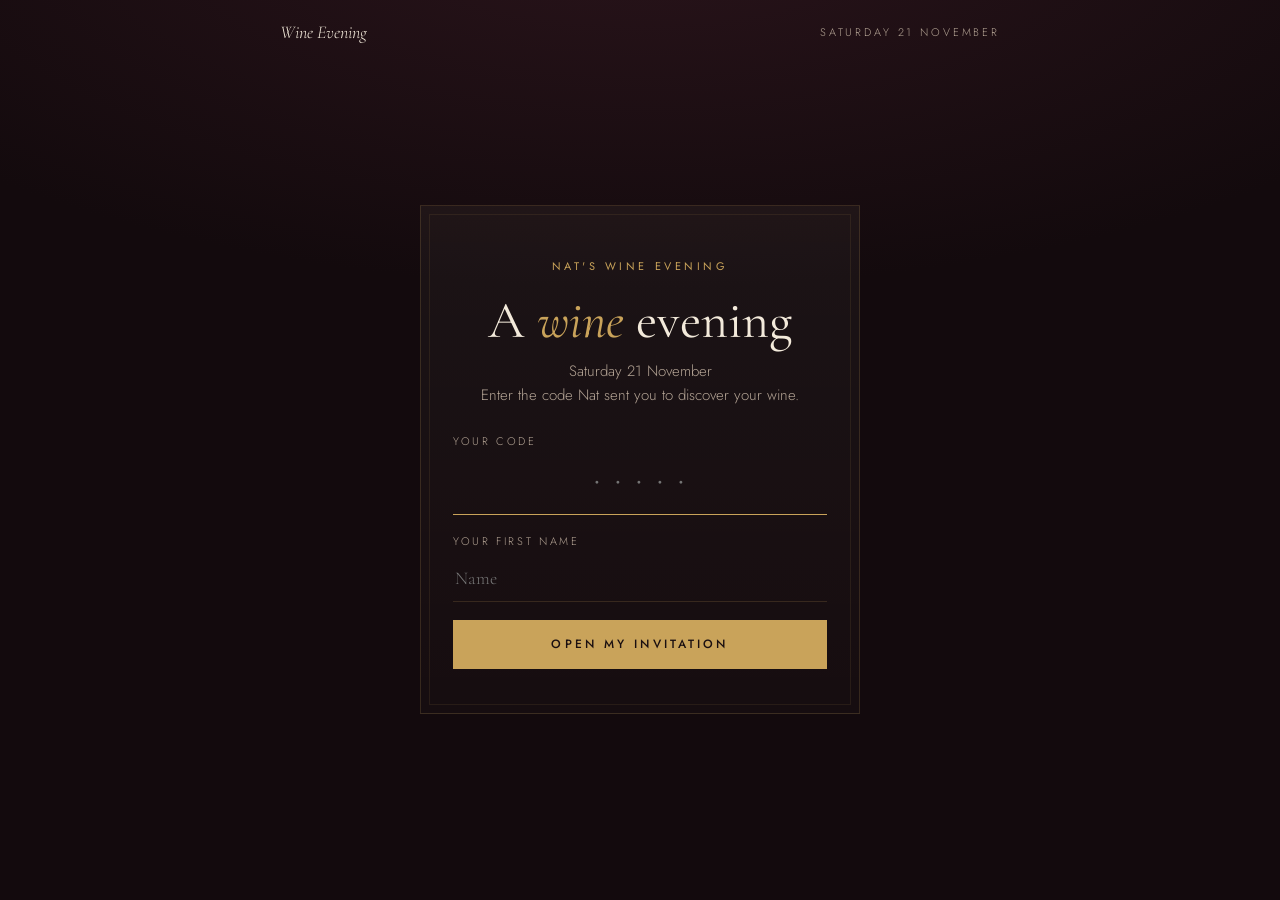
<file: index.html>
<!doctype html>
<html lang="en-GB">
<head>
  <meta charset="utf-8">
  <meta name="viewport" content="width=device-width, initial-scale=1, viewport-fit=cover">
  <title>Wine Evening</title>
  <meta name="description" content="Your personal invitation to the wine evening.">
  <meta name="robots" content="noindex">
  <meta name="theme-color" content="#130a0d">
  <link rel="icon" href="data:image/svg+xml,%3Csvg xmlns='http://www.w3.org/2000/svg' viewBox='0 0 64 64'%3E%3Cpath d='M20 6h24c0 16-4 26-12 26S20 22 20 6z' fill='%237d1f30'/%3E%3Cpath d='M32 32v20M22 58h20' stroke='%23c9a35a' stroke-width='3' stroke-linecap='round'/%3E%3C/svg%3E">
  <link rel="stylesheet" href="styles.css?v=20261115112250">
</head>
<body>
  <div class="topbar">
    <span class="mark">Wine Evening</span>
    <span id="topDate"></span>
  </div>
  <main id="app"></main>
  <div class="toast" id="toast"></div>

  <script src="event.js?v=20261115112250"></script>
  <script src="data.js?v=20261115112250"></script>
  <script src="motifs.js?v=20261115112250"></script>
  <script src="shared.js?v=20261115112250"></script>
  <script src="app.js?v=20261115112250"></script>
</body>
</html>
</file>
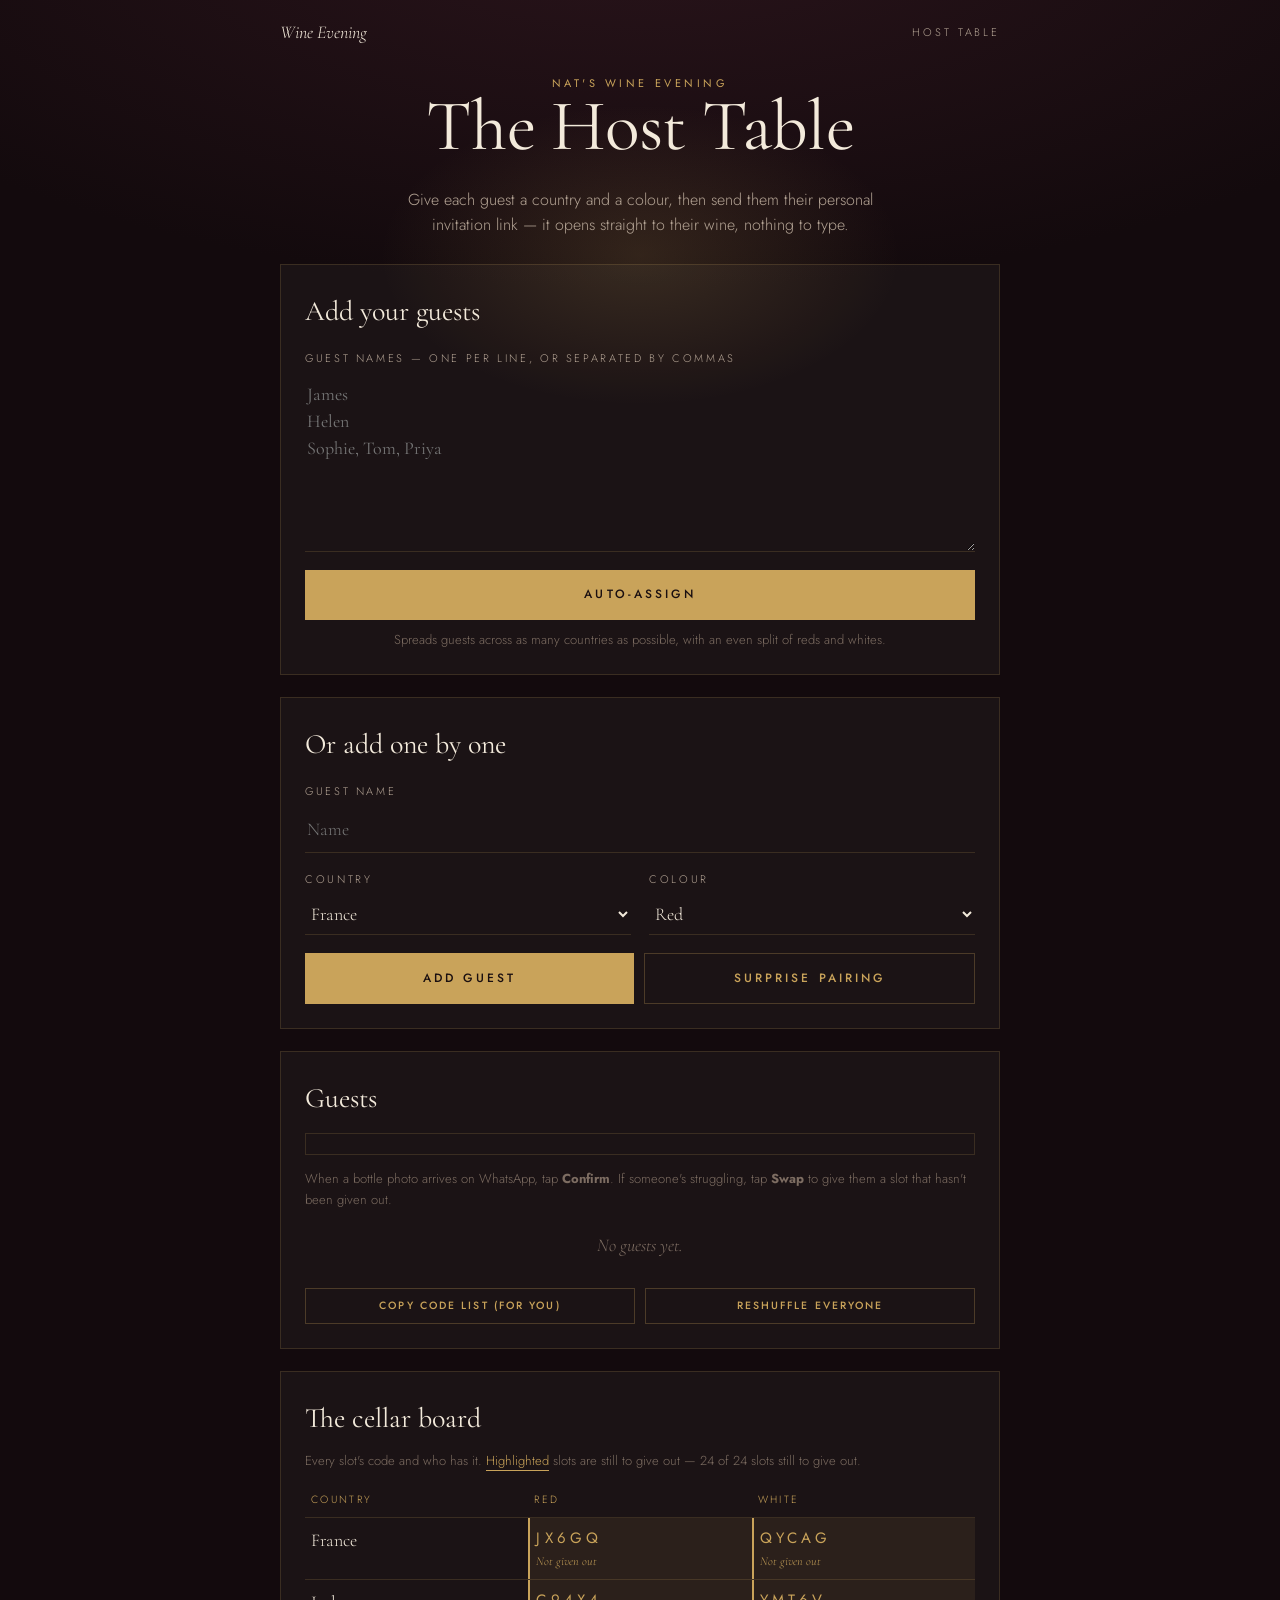
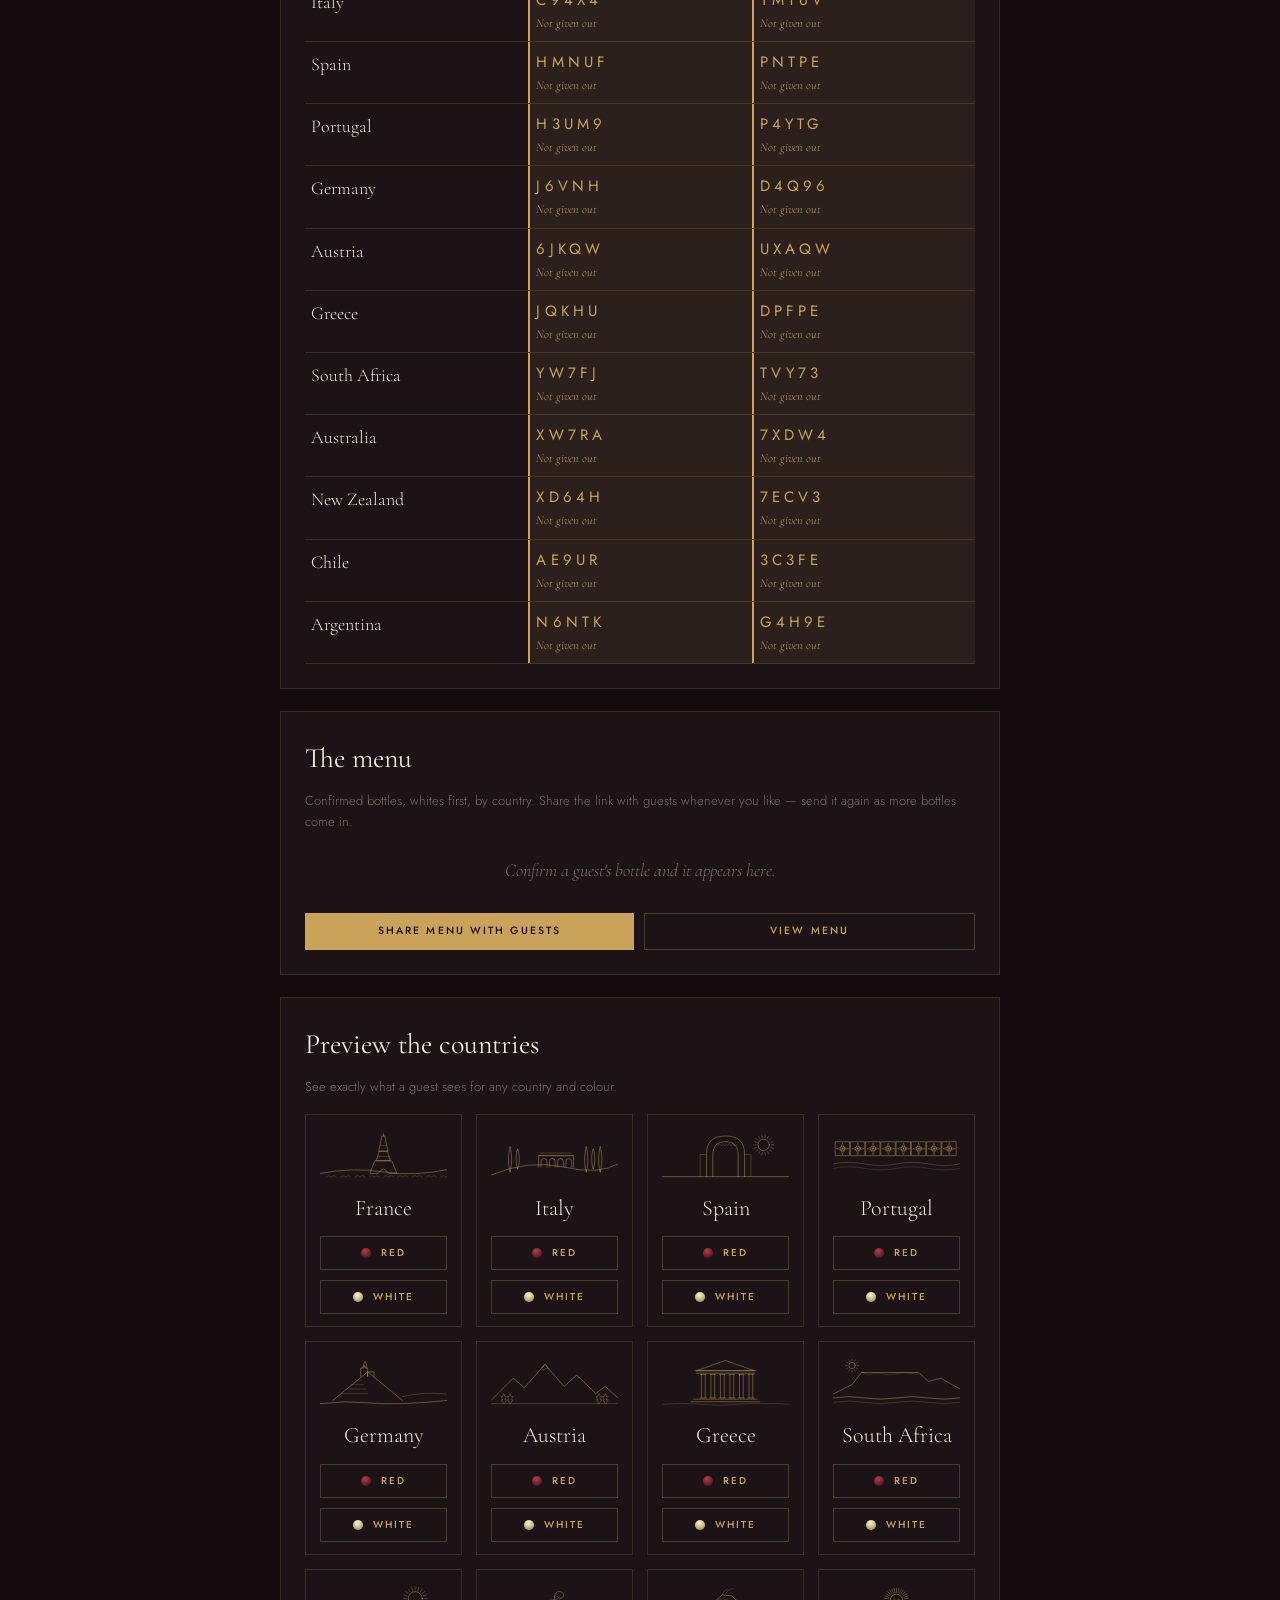
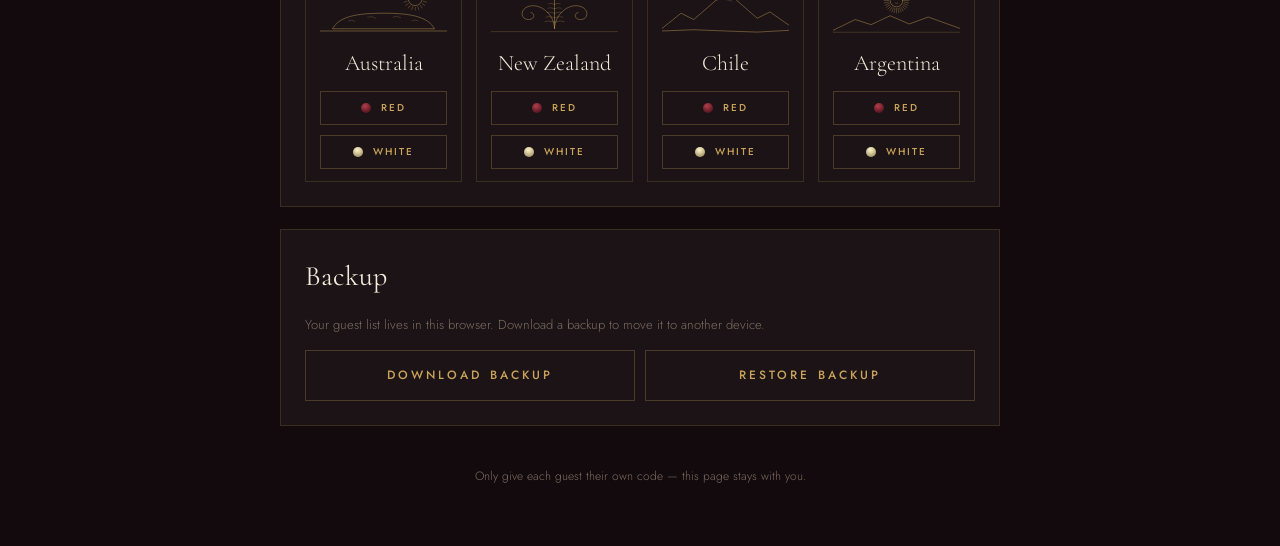
<file: host.html>
<!doctype html>
<html lang="en-GB">
<head>
  <meta charset="utf-8">
  <meta name="viewport" content="width=device-width, initial-scale=1, viewport-fit=cover">
  <title>Host Table</title>
  <meta name="robots" content="noindex">
  <meta name="theme-color" content="#130a0d">
  <link rel="icon" href="data:image/svg+xml,%3Csvg xmlns='http://www.w3.org/2000/svg' viewBox='0 0 64 64'%3E%3Cpath d='M20 6h24c0 16-4 26-12 26S20 22 20 6z' fill='%237d1f30'/%3E%3Cpath d='M32 32v20M22 58h20' stroke='%23c9a35a' stroke-width='3' stroke-linecap='round'/%3E%3C/svg%3E">
  <link rel="stylesheet" href="styles.css?v=20261115112250">
</head>
<body>
  <div class="topbar">
    <span class="mark">Wine Evening</span>
    <span>Host table</span>
  </div>

  <main class="wrap">
    <header class="hero" style="padding-bottom:26px">
      <div class="eyebrow" id="evName">For the host only</div>
      <h1 style="font-size:clamp(44px,11vw,72px)">The Host Table</h1>
      <p class="intro">Give each guest a country and a colour, then send them their personal invitation link — it opens straight to their wine, nothing to type.</p>
    </header>

    <div class="host-grid">
      <section class="card">
        <h2>Add your guests</h2>
        <div class="field">
          <label for="bulk">Guest names — one per line, or separated by commas</label>
          <textarea id="bulk" rows="6" placeholder="James&#10;Helen&#10;Sophie, Tom, Priya"></textarea>
        </div>
        <button class="btn" id="auto">Auto-assign</button>
        <p class="hint" style="margin-top:10px">Spreads guests across as many countries as possible, with an even split of reds and whites.</p>
        <p class="err" id="autoErr" hidden></p>
      </section>

      <section class="card">
        <h2>Or add one by one</h2>
        <div class="field"><label for="gn">Guest name</label><input type="text" id="gn" placeholder="Name"></div>
        <div class="two">
          <div class="field"><label for="gc">Country</label><select id="gc"></select></div>
          <div class="field"><label for="gk">Colour</label><select id="gk"><option value="r">Red</option><option value="w">White</option></select></div>
        </div>
        <div class="row-btns">
          <button class="btn" id="add">Add guest</button>
          <button class="btn ghost" id="surprise">Surprise pairing</button>
        </div>
        <p class="err" id="addErr" hidden></p>
      </section>

      <section class="card">
        <h2>Guests</h2>
        <div class="sos-alert" id="helpAlert" hidden></div>
        <div class="balance" id="balance" hidden></div>
        <p class="hint" id="guestCount" style="text-align:left;margin:0 0 6px"></p>
        <p class="hint" style="text-align:left;margin:0 0 8px">When a bottle photo arrives on WhatsApp, tap <b>Confirm</b>. If someone's struggling, tap <b>Swap</b> to give them a slot that hasn't been given out.</p>
        <div class="guest-list" id="guests"></div>
        <div class="row-btns" id="guestTools" style="margin-top:16px">
          <button class="btn ghost small" id="sendAll">Copy code list (for you)</button>
          <button class="btn ghost small" id="reshuffle">Reshuffle everyone</button>
        </div>
      </section>

      <section class="card">
        <h2>The cellar board</h2>
        <p class="hint" style="text-align:left;margin:-6px 0 12px">Every slot's code and who has it. <span class="fresh-key">Highlighted</span> slots are still to give out — <span id="freeCount"></span>.</p>
        <div class="board" id="board"></div>
      </section>

      <section class="card">
        <h2>The menu</h2>
        <p class="hint" style="text-align:left;margin:-6px 0 12px">Confirmed bottles, whites first, by country. Share the link with guests whenever you like — send it again as more bottles come in.</p>
        <div id="menuList"></div>
        <div class="row-btns" id="menuTools" style="margin-top:16px">
          <button class="btn small" id="shareMenu">Share menu with guests</button>
          <button class="btn ghost small" id="viewMenu">View menu</button>
        </div>
      </section>

      <section class="card">
        <h2>Preview the countries</h2>
        <p class="hint" style="text-align:left;margin:-6px 0 16px">See exactly what a guest sees for any country and colour.</p>
        <div class="gallery" id="gallery"></div>
      </section>

      <section class="card">
        <h2>Backup</h2>
        <p class="hint" style="text-align:left;margin:0 0 14px">Your guest list lives in this browser. Download a backup to move it to another device.</p>
        <div class="row-btns">
          <button class="btn ghost" id="exp">Download backup</button>
          <label class="btn ghost" style="cursor:pointer">Restore backup<input type="file" id="imp" accept="application/json" hidden></label>
        </div>
      </section>
    </div>
    <footer>Only give each guest their own code — this page stays with you.</footer>
  </main>
  <div class="toast" id="toast"></div>

  <script src="event.js?v=20261115112250"></script>
  <script src="data.js?v=20261115112250"></script>
  <script src="motifs.js?v=20261115112250"></script>
  <script src="shared.js?v=20261115112250"></script>
  <script src="host.js?v=20261115112250"></script>
</body>
</html>
</file>
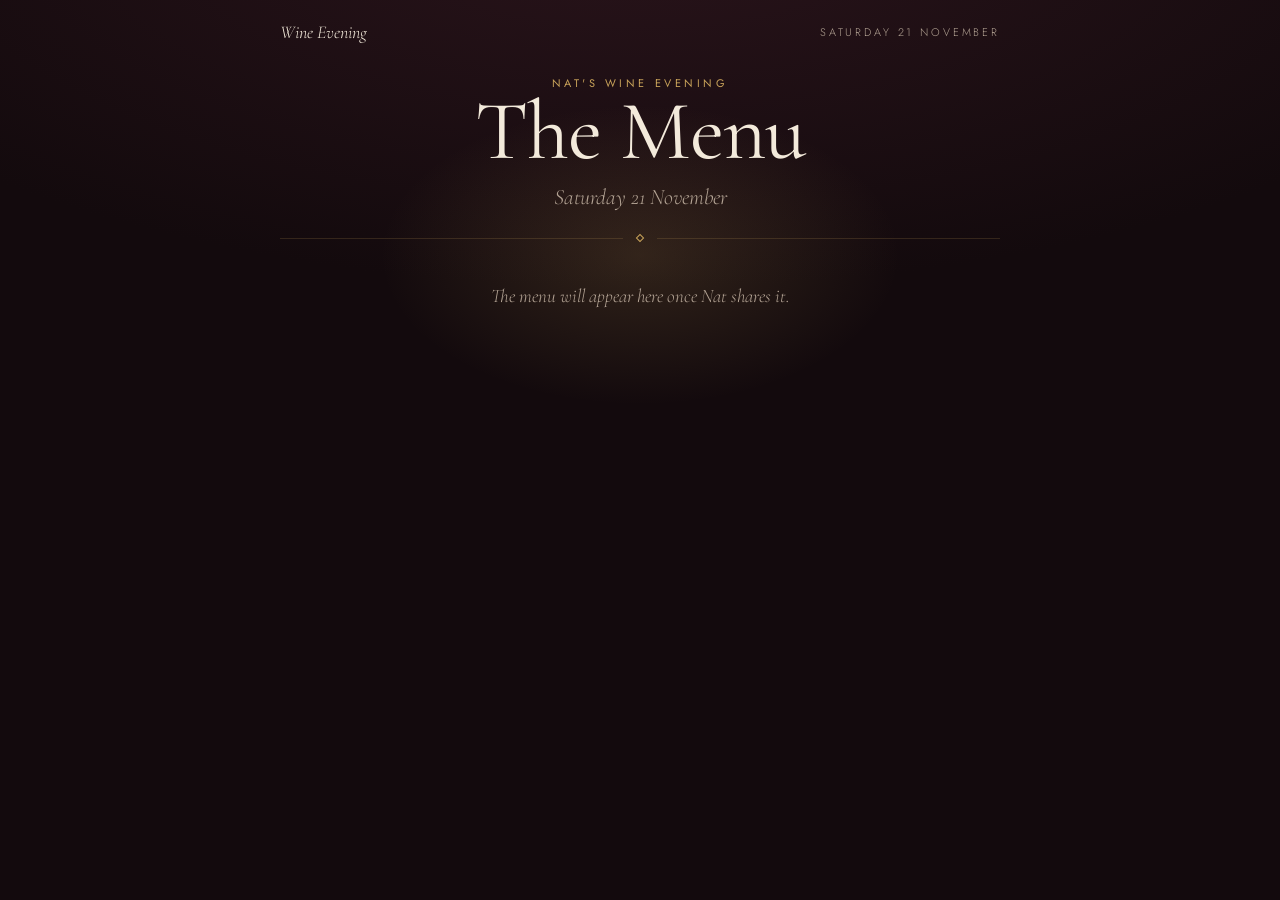
<file: menu.html>
<!doctype html>
<html lang="en-GB">
<head>
  <meta charset="utf-8">
  <meta name="viewport" content="width=device-width, initial-scale=1, viewport-fit=cover">
  <title>The Wine Menu</title>
  <meta name="robots" content="noindex">
  <meta name="theme-color" content="#130a0d">
  <link rel="icon" href="data:image/svg+xml,%3Csvg xmlns='http://www.w3.org/2000/svg' viewBox='0 0 64 64'%3E%3Cpath d='M20 6h24c0 16-4 26-12 26S20 22 20 6z' fill='%237d1f30'/%3E%3Cpath d='M32 32v20M22 58h20' stroke='%23c9a35a' stroke-width='3' stroke-linecap='round'/%3E%3C/svg%3E">
  <link rel="stylesheet" href="styles.css?v=20261115112250">
</head>
<body>
  <div class="topbar">
    <span class="mark">Wine Evening</span>
    <span id="topDate"></span>
  </div>
  <main class="wrap" id="menu"></main>

  <script src="event.js?v=20261115112250"></script>
  <script src="data.js?v=20261115112250"></script>
  <script src="motifs.js?v=20261115112250"></script>
  <script src="shared.js?v=20261115112250"></script>
  <script>
  (function () {
    const EV = window.EVENT || {};
    const esc = (s) => String(s ?? "").replace(/[&<>"']/g, (c) => ({ "&": "&amp;", "<": "&lt;", ">": "&gt;", '"': "&quot;", "'": "&#39;" }[c]));
    const fmt = (d) => { const t = new Date(d + "T12:00:00"); return isNaN(t) ? "" : t.toLocaleDateString("en-GB", { weekday: "long", day: "numeric", month: "long" }); };
    if (EV.date) document.getElementById("topDate").textContent = fmt(EV.date);

    const raw = new URLSearchParams(location.search).get("m");
    const data = raw ? WE.decodeRaw(raw) : null;
    const root = document.getElementById("menu");
    const valid = data && Array.isArray(data.w);
    const list = valid ? data.w.filter((x) => Array.isArray(x) && WE.findCountry(x[0])) : [];

    const head = `
      <header class="hero" style="padding-bottom:20px">
        <div class="eyebrow fade-in">${esc(EV.name || "Wine Evening")}</div>
        <h1 class="fade-in d1" style="font-size:clamp(48px,12vw,84px)">The Menu</h1>
        ${EV.date ? `<p class="native fade-in d2">${esc(fmt(EV.date))}</p>` : ""}
      </header>
      <div class="rule"><span class="diamond"></span></div>`;

    if (!valid) {
      root.innerHTML = head + `<p class="freedom" style="margin:40px auto">The menu will appear here once ${esc(EV.host || "your host")} shares it.</p>`;
      return;
    }

    const sections = [["w", "Whites"], ["r", "Reds"]].map(([k, title]) => {
      const items = list.filter((x) => x[1] === k);
      if (!items.length) return "";
      return `<section class="block menu-sec">
        <div class="block-head"><div class="eyebrow"><span class="dot ${k === "r" ? "red" : "white"}" style="display:inline-block;width:10px;height:10px;vertical-align:-1px;margin-right:8px"></span>${title}</div></div>
        ${items.map((x) => {
          const c = WE.findCountry(x[0]);
          return `<article class="menu-item fade-in">
            <div class="mini">${window.MOTIFS[c.id] || ""}</div>
            <div class="eyebrow">${esc(c.name)}</div>
            <h3>${esc(x[3])}${x[4] ? ` <em>${esc(x[4])}</em>` : ""}</h3>
            <p class="by">brought by ${esc(x[2])}</p>
          </article>`;
        }).join("")}
      </section>`;
    }).join("");

    const more = (data.t || 0) - list.length;
    root.innerHTML = head + (list.length ? sections : `<p class="freedom" style="margin:40px auto">No bottles confirmed yet.</p>`) +
      `<footer>${more > 0 ? `${more} more bottle${more === 1 ? "" : "s"} still to be revealed.<br>` : ""}Please drink responsibly.</footer>`;
  })();
  </script>
</body>
</html>
</file>
<file: styles.css>
@import url("https://fonts.googleapis.com/css2?family=Cormorant+Garamond:ital,wght@0,400;0,500;0,600;1,400;1,500&family=Jost:wght@300;400;500&display=swap");

:root {
  --bg: #130a0d;
  --bg-2: #1b1014;
  --panel: rgba(255, 244, 228, 0.035);
  --cream: #f3eadb;
  --muted: #b3a394;
  --faint: #7d6d62;
  --gold: #c9a35a;
  --gold-soft: rgba(201, 163, 90, 0.28);
  --line: rgba(201, 163, 90, 0.18);
  --wine: #7d1f30;
  --accent: #c9a35a;
  --serif: "Cormorant Garamond", Georgia, serif;
  --sans: "Jost", system-ui, sans-serif;
  --radius: 4px;
}

* { box-sizing: border-box; margin: 0; padding: 0; }
html { -webkit-text-size-adjust: 100%; }
body {
  background: radial-gradient(120% 70% at 50% -10%, #2a141b 0%, var(--bg) 60%) fixed, var(--bg);
  color: var(--cream);
  font-family: var(--sans);
  font-weight: 300;
  line-height: 1.6;
  min-height: 100vh;
}
a { color: inherit; }
img { max-width: 100%; display: block; }
button, input, select { font: inherit; color: inherit; }

.wrap { max-width: 760px; margin: 0 auto; padding: 0 20px; }

/* ---------- small type ---------- */
.eyebrow {
  font-family: var(--sans);
  font-size: 11px;
  letter-spacing: 0.32em;
  text-transform: uppercase;
  color: var(--gold);
  font-weight: 400;
}
.rule { display: flex; align-items: center; gap: 14px; color: var(--gold); }
.rule::before, .rule::after { content: ""; flex: 1; height: 1px; background: var(--line); }
.diamond { width: 6px; height: 6px; border: 1px solid var(--gold); transform: rotate(45deg); }

/* ---------- top bar ---------- */
.topbar {
  display: flex; justify-content: space-between; align-items: center;
  padding: 18px 20px; max-width: 760px; margin: 0 auto;
  font-size: 11px; letter-spacing: 0.26em; text-transform: uppercase; color: var(--muted);
}
.topbar .mark { font-family: var(--serif); font-style: italic; text-transform: none; letter-spacing: 0; font-size: 18px; color: var(--cream); }

/* ---------- invitation / reveal ---------- */
.invite {
  min-height: calc(100vh - 70px);
  display: grid; place-items: center; text-align: center; padding: 40px 20px 80px;
}
.invite-card {
  width: 100%; max-width: 440px;
  border: 1px solid var(--line);
  padding: 52px 32px 44px;
  position: relative;
  background: linear-gradient(180deg, rgba(255,244,228,.04), rgba(255,244,228,.01));
}
.invite-card::before {
  content: ""; position: absolute; inset: 8px; border: 1px solid rgba(201,163,90,.1); pointer-events: none;
}
.invite-card h1 {
  font-family: var(--serif); font-weight: 400; font-size: clamp(38px, 9vw, 52px);
  line-height: 1.05; margin: 18px 0 10px;
}
.invite-card h1 em { color: var(--gold); }
.invite-card p { color: var(--muted); font-size: 15px; }
.seal {
  margin: 34px auto 0; width: 112px; height: 112px; border-radius: 50%;
  background: radial-gradient(circle at 35% 30%, #a3333f, var(--wine) 60%, #4d1019);
  border: none; cursor: pointer; display: grid; place-items: center;
  box-shadow: 0 10px 30px rgba(0,0,0,.45), inset 0 -4px 10px rgba(0,0,0,.35);
  transition: transform .4s ease;
  font-family: var(--serif); font-style: italic; font-size: 17px; color: #f6dfc6; line-height: 1.15;
}
.seal:hover { transform: scale(1.04) rotate(-3deg); }
.seal span { display: block; padding: 0 14px; }

/* ---------- hero ---------- */
.hero { text-align: center; padding: 10px 0 40px; position: relative; }
.hero::before {
  content: ""; position: absolute; left: 50%; top: 40px; width: 520px; height: 300px; transform: translateX(-50%);
  background: radial-gradient(closest-side, color-mix(in srgb, var(--accent) 30%, transparent), transparent);
  opacity: .55; pointer-events: none; z-index: -1;
}
.motif { color: var(--gold); max-width: 520px; margin: 6px auto 10px; opacity: .95; }
.motif svg { width: 100%; height: auto; }
.hero h1 {
  font-family: var(--serif); font-weight: 400;
  font-size: clamp(52px, 13vw, 92px); line-height: .95; letter-spacing: -.01em;
}
.native { font-family: var(--serif); font-style: italic; font-size: 22px; color: var(--muted); margin-top: 8px; }
.pill {
  display: inline-flex; align-items: center; gap: 10px; margin-top: 22px;
  padding: 9px 20px 9px 12px; border: 1px solid var(--line); border-radius: 999px;
  font-size: 12px; letter-spacing: .26em; text-transform: uppercase;
}
.dot { width: 16px; height: 16px; border-radius: 50%; box-shadow: inset 0 -2px 4px rgba(0,0,0,.3); }
.dot.red { background: radial-gradient(circle at 35% 30%, #b3404d, #5e1220); }
.dot.white { background: radial-gradient(circle at 35% 30%, #fbf2cf, #d5bf78); }
.hero .intro { max-width: 520px; margin: 26px auto 0; color: var(--muted); font-size: 16px; }
.greeting { font-family: var(--serif); font-style: italic; font-size: 20px; color: var(--muted); margin-bottom: 6px; }

/* ---------- sections ---------- */
section.block { padding: 36px 0; }
.block-head { text-align: center; margin-bottom: 28px; }
.block-head h2 { font-family: var(--serif); font-weight: 400; font-size: 36px; line-height: 1.1; margin-top: 10px; }
.block-head p { color: var(--muted); max-width: 500px; margin: 10px auto 0; font-size: 15px; }

/* ---------- wine cards ---------- */
.wines { display: grid; gap: 18px; }
.wine {
  border: 1px solid var(--line); background: var(--panel); padding: 26px 24px 20px;
  display: grid; gap: 14px;
}
.wine .meta { font-size: 11px; letter-spacing: .22em; text-transform: uppercase; color: var(--gold); }
.wine h3 { font-family: var(--serif); font-weight: 500; font-size: 26px; line-height: 1.15; }
.wine .note { color: var(--cream); opacity: .85; font-size: 15px; }
.pair { display: flex; gap: 12px; align-items: baseline; font-size: 15px; color: var(--muted); }
.pair b { font-weight: 400; font-family: var(--serif); font-style: italic; font-size: 17px; color: var(--gold); white-space: nowrap; }
.prices { border-top: 1px solid var(--line); padding-top: 12px; display: grid; gap: 6px; }
.price-row { display: flex; justify-content: space-between; align-items: baseline; gap: 12px; font-size: 14px; }
.price-row a, .price-row span.shop { text-decoration: none; border-bottom: 1px solid transparent; }
.price-row a:hover { border-color: var(--gold); }
.price-row .amt { font-family: var(--serif); font-size: 20px; color: var(--cream); }
.price-row .amt small { font-family: var(--sans); font-size: 11px; color: var(--faint); margin-right: 4px; }
.best { font-size: 10px; letter-spacing: .2em; text-transform: uppercase; color: var(--bg); background: var(--gold); padding: 2px 7px; margin-left: 8px; vertical-align: 2px; }
.compare { display: flex; gap: 18px; flex-wrap: wrap; font-size: 12px; letter-spacing: .14em; text-transform: uppercase; }
.compare a { color: var(--gold); text-decoration: none; }
.compare a:hover { text-decoration: underline; text-underline-offset: 4px; }
.freedom {
  text-align: center; margin: 28px auto 0; max-width: 520px;
  font-family: var(--serif); font-style: italic; font-size: 19px; color: var(--muted);
}

/* ---------- lock-in form ---------- */
.lock { border: 1px solid var(--gold-soft); padding: 32px 24px; background: linear-gradient(180deg, rgba(201,163,90,.06), transparent); }
.field { display: grid; gap: 6px; margin-bottom: 18px; }
.field label { font-size: 11px; letter-spacing: .24em; text-transform: uppercase; color: var(--muted); }
.field input[type=text], .field input[type=number], .field input[type=tel], .field input[type=date], .field select, .field textarea {
  background: transparent; border: none; border-bottom: 1px solid var(--line);
  padding: 8px 2px; font-size: 18px; font-family: var(--serif); color: var(--cream); width: 100%;
  border-radius: 0; outline: none;
}
.field select option { background: var(--bg-2); }
.field input:focus, .field select:focus { border-color: var(--gold); }
.two { display: grid; grid-template-columns: 1fr 1fr; gap: 18px; }
@media (max-width: 520px) { .two { grid-template-columns: 1fr; } }

.photo-drop {
  border: 1px dashed var(--gold-soft); min-height: 150px; display: grid; place-items: center; text-align: center;
  cursor: pointer; padding: 18px; color: var(--muted); font-size: 14px; position: relative; overflow: hidden;
}
.photo-drop input { position: absolute; inset: 0; opacity: 0; cursor: pointer; }
.photo-drop img { max-height: 300px; margin: 0 auto; }
.photo-drop .cam { font-family: var(--serif); font-style: italic; font-size: 20px; color: var(--cream); display: block; }

.btn {
  display: inline-flex; align-items: center; justify-content: center; gap: 10px;
  background: var(--gold); color: #1a0f10; border: none; cursor: pointer;
  padding: 15px 26px; font-size: 12px; letter-spacing: .26em; text-transform: uppercase; font-weight: 500;
  width: 100%; transition: filter .2s ease, transform .2s ease; text-decoration: none;
}
.btn:hover { filter: brightness(1.08); }
.btn:active { transform: translateY(1px); }
.btn:disabled { opacity: .45; cursor: not-allowed; }
.btn.ghost { background: transparent; color: var(--gold); border: 1px solid var(--gold-soft); }
.btn.small { width: auto; padding: 9px 14px; font-size: 10.5px; letter-spacing: .2em; }
.hint { font-size: 13px; color: var(--faint); margin-top: 12px; text-align: center; }
.err { color: #e48a8a; font-size: 14px; margin-top: 10px; text-align: center; }

.locked { text-align: center; }
.locked .stamp {
  display: inline-block; border: 2px solid var(--gold); color: var(--gold); padding: 6px 18px;
  font-size: 12px; letter-spacing: .4em; text-transform: uppercase; transform: rotate(-3deg); margin-bottom: 18px;
}
.locked h3 { font-family: var(--serif); font-weight: 400; font-size: 32px; line-height: 1.15; }
.locked .detail { color: var(--muted); margin-top: 8px; }
.locked img { max-height: 280px; margin: 22px auto 0; border: 1px solid var(--line); }
.locked .actions { display: grid; gap: 10px; margin-top: 24px; }

footer { text-align: center; color: var(--faint); font-size: 12px; padding: 40px 20px 60px; line-height: 1.7; }

/* ---------- reveal animation ---------- */
.fade-in { animation: fade 1s ease both; }
.fade-in.d1 { animation-delay: .15s; } .fade-in.d2 { animation-delay: .35s; } .fade-in.d3 { animation-delay: .6s; }
@keyframes fade { from { opacity: 0; transform: translateY(14px); } to { opacity: 1; transform: none; } }
.motif svg path, .motif svg circle, .motif svg rect, .motif svg line {
  stroke-dasharray: 900; stroke-dashoffset: 900; animation: draw 2.6s ease forwards;
}
@keyframes draw { to { stroke-dashoffset: 0; } }
@media (prefers-reduced-motion: reduce) {
  .fade-in, .motif svg * { animation: none !important; stroke-dashoffset: 0 !important; }
}

/* ---------- host page ---------- */
.host-grid { display: grid; gap: 22px; }
.card { border: 1px solid var(--line); background: var(--panel); padding: 24px; }
.card h2 { font-family: var(--serif); font-weight: 400; font-size: 28px; margin-bottom: 16px; }
.guest-list { display: grid; gap: 0; }
.guest {
  display: grid; grid-template-columns: 1fr auto; gap: 10px; align-items: center;
  padding: 14px 0; border-bottom: 1px solid var(--line);
}
.guest:last-child { border-bottom: none; }
.guest .who { font-family: var(--serif); font-size: 21px; }
.guest .what { font-size: 13px; color: var(--muted); display: flex; align-items: center; gap: 8px; }
.guest .what .dot { width: 11px; height: 11px; }
.guest .acts { display: flex; gap: 6px; flex-wrap: wrap; justify-content: flex-end; }
.board { display: grid; grid-template-columns: 1fr 1fr 1fr; font-size: 14px; }
.board > div { padding: 8px 6px; border-bottom: 1px solid var(--line); }
.board .h { font-size: 10.5px; letter-spacing: .22em; text-transform: uppercase; color: var(--gold); }
.board .c { font-family: var(--serif); font-size: 18px; }
.board .free { color: var(--faint); font-style: italic; }
.row-btns { display: flex; gap: 10px; flex-wrap: wrap; }
.row-btns .btn { flex: 1; }
.toast {
  position: fixed; left: 50%; bottom: 24px; transform: translateX(-50%);
  background: var(--gold); color: #1a0f10; padding: 10px 18px; font-size: 13px; letter-spacing: .08em;
  opacity: 0; transition: opacity .3s; pointer-events: none; z-index: 10;
}
.toast.show { opacity: 1; }
.empty { color: var(--faint); font-style: italic; font-family: var(--serif); font-size: 18px; text-align: center; padding: 12px 0; }

/* ---------- budget chips ---------- */
.chips { display: flex; flex-wrap: wrap; justify-content: center; gap: 8px; margin: -8px 0 22px; }
.chip {
  background: transparent; border: 1px solid var(--line); color: var(--muted); cursor: pointer;
  padding: 8px 14px; border-radius: 999px; font-size: 12px; letter-spacing: .12em; text-transform: uppercase;
  transition: all .2s ease;
}
.chip:hover { border-color: var(--gold-soft); color: var(--cream); }
.chip.on { background: var(--gold); border-color: var(--gold); color: #1a0f10; }
.wine.none { text-align: center; }

/* ---------- code entry ---------- */
.code-input {
  text-align: center; letter-spacing: .5em; text-transform: uppercase;
  font-family: var(--sans) !important; font-size: 26px !important; font-weight: 400; padding-left: .5em !important;
}
.preview-bar {
  text-align: center; font-size: 11px; letter-spacing: .24em; text-transform: uppercase; color: #1a0f10;
  background: var(--gold); padding: 8px; margin: 0 0 18px;
}

/* ---------- host: codes + gallery ---------- */
.code { font-family: var(--sans); letter-spacing: .28em; font-weight: 400; color: var(--gold); font-size: 15px; }
.board .slot { display: grid; gap: 2px; }
.board .slot small { font-size: 12px; color: var(--muted); font-family: var(--serif); font-style: italic; }
.gallery { display: grid; grid-template-columns: repeat(auto-fill, minmax(150px, 1fr)); gap: 14px; }
.tile { border: 1px solid var(--line); padding: 14px 14px 12px; text-align: center; }
.tile .mini { color: var(--gold); }
.tile .mini svg { width: 100%; height: auto; }
.tile .nm { font-family: var(--serif); font-size: 22px; margin: 4px 0 10px; }
.tile .row-btns .btn { padding: 8px 10px; font-size: 10px; }
.field textarea { resize: vertical; line-height: 1.5; }

/* ---------- confirm / swap ---------- */
.guest .acts { max-width: 210px; }
.badge { font-family: var(--sans); font-size: 9.5px; letter-spacing: .18em; text-transform: uppercase; padding: 2px 7px; vertical-align: 4px; margin-left: 6px; border: 1px solid; }
.badge.ok { color: var(--bg); background: var(--gold); border-color: var(--gold); }
.badge.wait { color: var(--muted); border-color: var(--line); }
.bottle { font-family: var(--serif); font-style: italic; font-size: 16px; color: var(--gold); margin-top: 2px; }
.panel { grid-column: 1 / -1; border: 1px solid var(--gold-soft); padding: 16px; margin-top: 4px; background: rgba(201,163,90,.04); }
.slot-picks { display: flex; flex-wrap: wrap; gap: 8px; }
.slot-pick {
  display: inline-flex; align-items: center; gap: 8px; cursor: pointer; background: transparent;
  border: 1px solid var(--line); color: var(--cream); padding: 7px 12px; font-size: 13px; border-radius: 999px;
}
.slot-pick .dot { width: 10px; height: 10px; }
.slot-pick.fresh { border-color: var(--gold); background: rgba(201,163,90,.12); }
.slot-pick:hover { border-color: var(--gold); }
.fresh-key { color: var(--gold); border-bottom: 1px solid var(--gold); }
.board .slot.open { background: rgba(201,163,90,.09); box-shadow: inset 2px 0 0 var(--gold); padding-left: 8px; }
.board .slot.open small { color: var(--gold); font-style: italic; }

/* ---------- menu ---------- */
.menu-line { display: flex; gap: 12px; align-items: baseline; padding: 10px 0; border-bottom: 1px solid var(--line); }
.menu-line:last-child { border-bottom: none; }
.menu-line .dot { width: 11px; height: 11px; flex: none; transform: translateY(1px); }
.mw { font-family: var(--serif); font-size: 20px; line-height: 1.2; }
.mw em, .menu-item h3 em { color: var(--gold); }
.mm { font-size: 13px; color: var(--muted); }
.menu-sec { padding-top: 26px; }
.menu-item { text-align: center; padding: 18px 0 26px; border-bottom: 1px solid var(--line); }
.menu-item:last-child { border-bottom: none; }
.menu-item .mini { color: var(--gold); max-width: 200px; margin: 0 auto 6px; opacity: .85; }
.menu-item .mini svg { width: 100%; height: auto; }
.menu-item h3 { font-family: var(--serif); font-weight: 400; font-size: 28px; line-height: 1.15; margin-top: 6px; }
.menu-item .by { font-family: var(--serif); font-style: italic; color: var(--muted); margin-top: 4px; font-size: 17px; }

/* ---------- red/white balance ---------- */
.balance { display: flex; flex-wrap: wrap; align-items: center; gap: 8px 16px; padding: 10px 14px; margin: -4px 0 14px; border: 1px solid var(--line); font-size: 14px; }
.balance > span { display: inline-flex; align-items: center; gap: 7px; }
.balance .dot { width: 11px; height: 11px; }
.balance .bal-msg { font-family: var(--serif); font-style: italic; font-size: 16px; color: var(--muted); }
.balance.ok { border-color: var(--gold-soft); }
.balance.ok .bal-msg { color: var(--gold); }
.balance.off { border-color: #b86a5a; background: rgba(184,106,90,.08); }
.balance.off .bal-msg { color: #e4a08f; }
.balance .btn { margin-left: auto; }

/* ---------- struggling? ---------- */
.help-box { text-align: center; margin: 26px auto 0; max-width: 460px; padding: 20px; border: 1px dashed var(--gold-soft); }
.help-box > p:first-child { color: var(--muted); margin-bottom: 12px; font-size: 15px; }

/* ---------- needs help ---------- */
.sos-alert { border: 1px solid #c4614f; background: rgba(196,97,79,.12); color: #f0c2b6; padding: 12px 14px; margin: -4px 0 14px; font-size: 14.5px; }
.sos-alert b { color: #fff0ea; font-weight: 500; }
.badge.sos { color: #fff; background: #b84c3c; border-color: #b84c3c; }
.guest.is-help { background: rgba(196,97,79,.08); box-shadow: inset 3px 0 0 #c4614f; padding-left: 12px; padding-right: 8px; }
.sos-line { font-size: 13px; color: #e8a797; margin-top: 3px; }
.linkish { background: none; border: none; color: inherit; text-decoration: underline; text-underline-offset: 3px; cursor: pointer; font-size: inherit; padding: 0; }
@media (max-width: 560px) {
  .guest { grid-template-columns: 1fr; }
  .guest .acts { max-width: none; justify-content: flex-start; }
}
</file>
